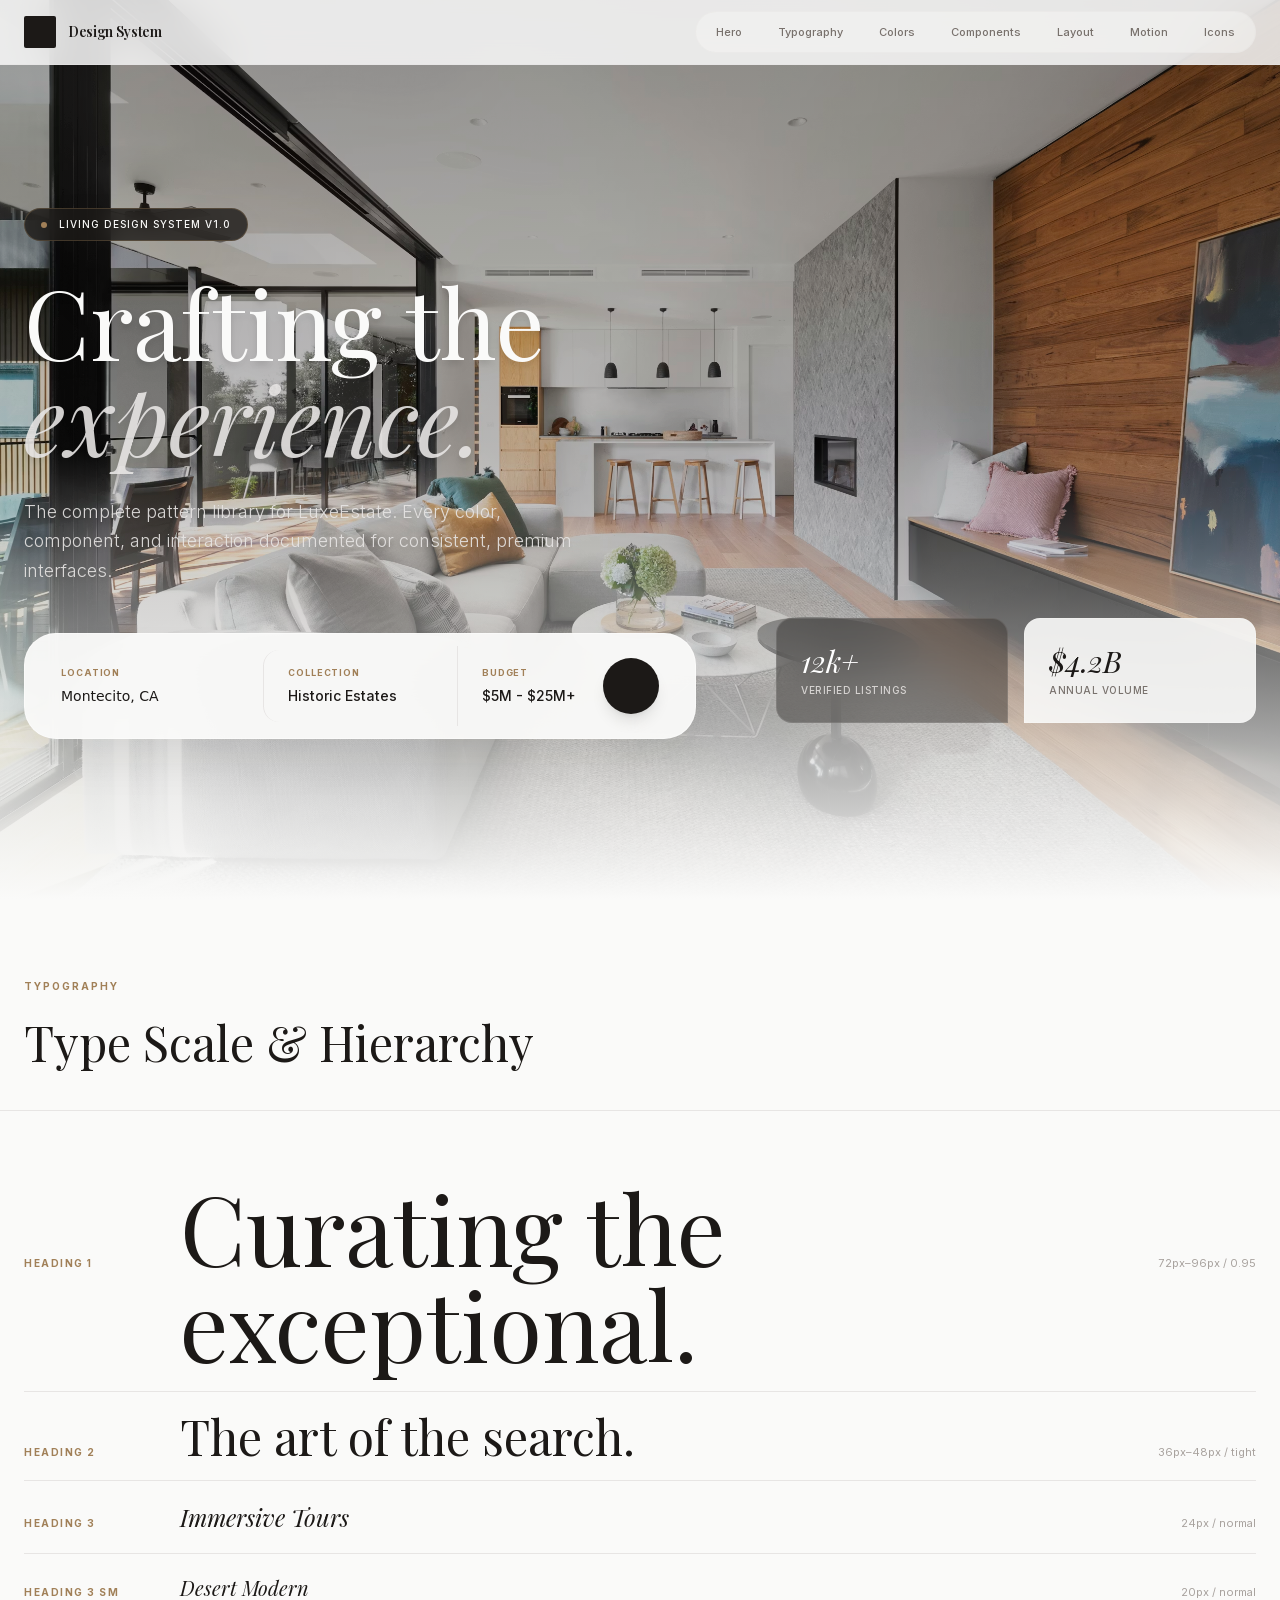
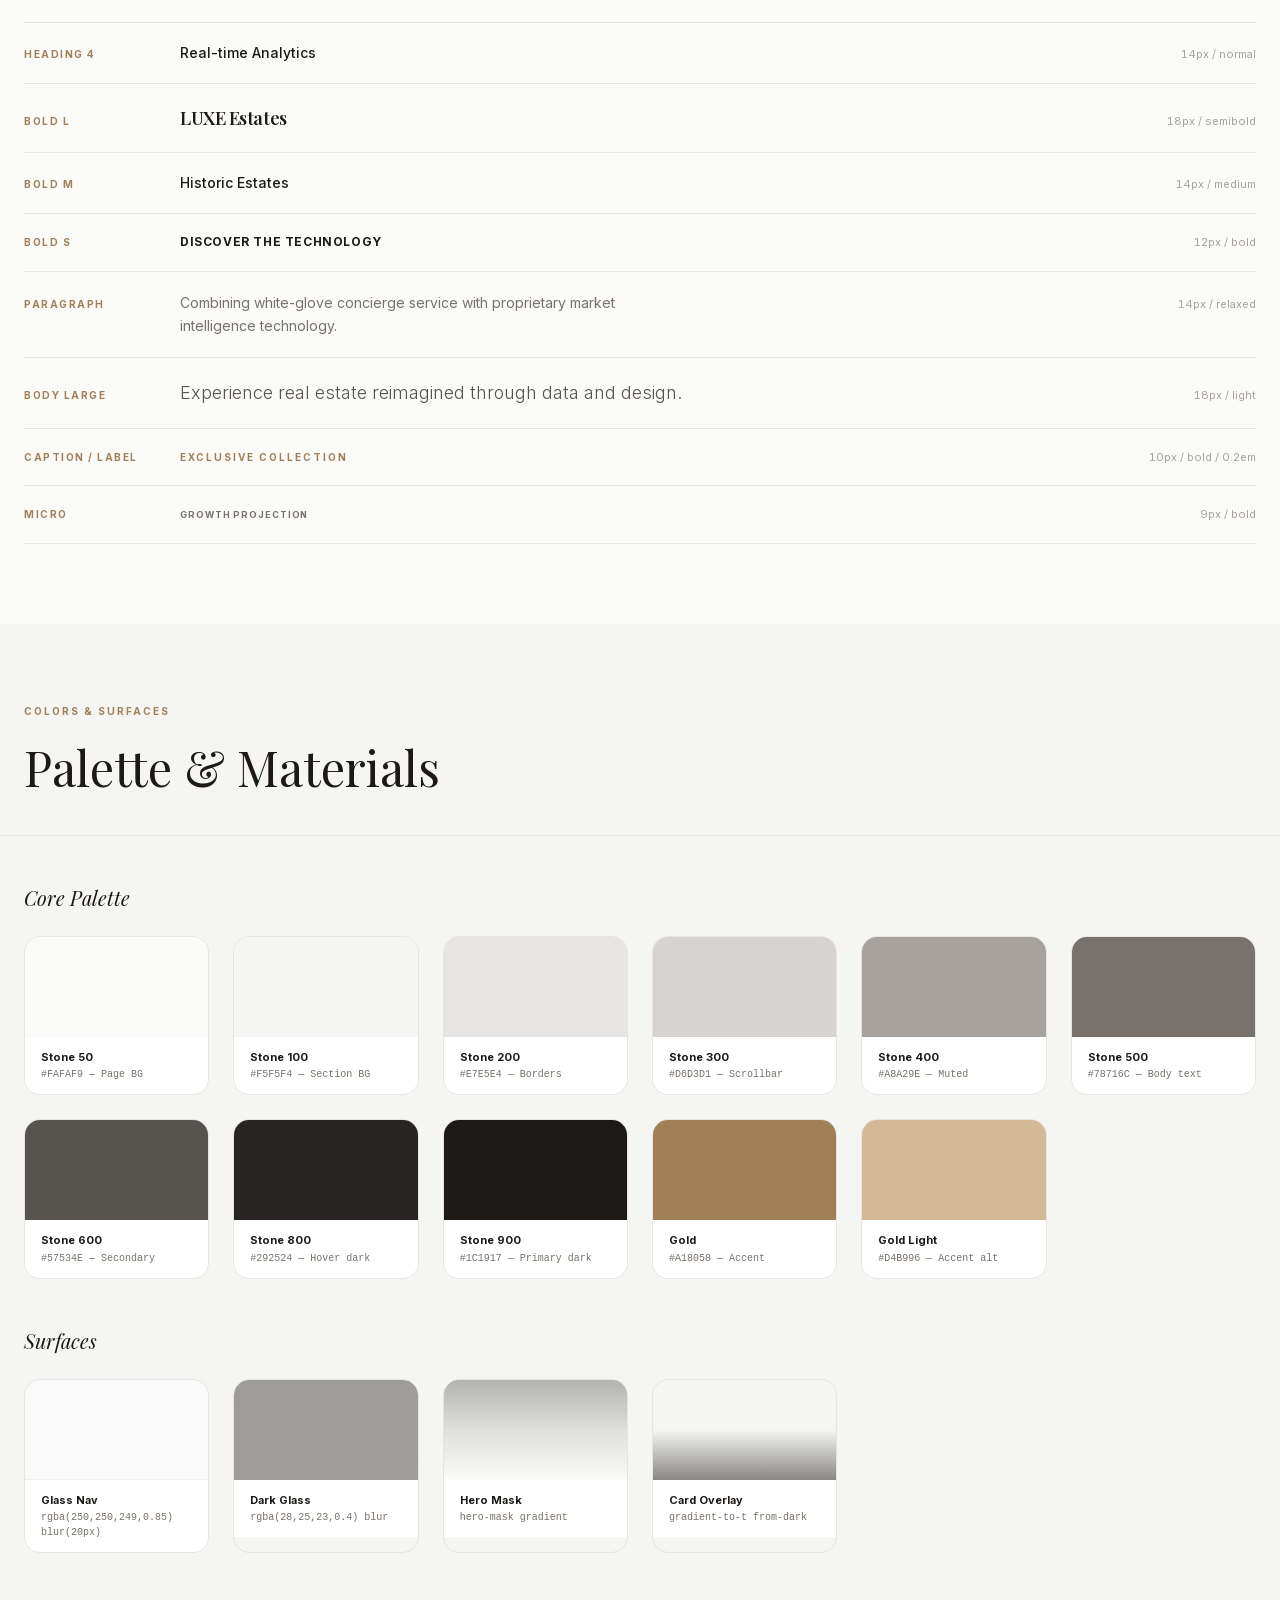
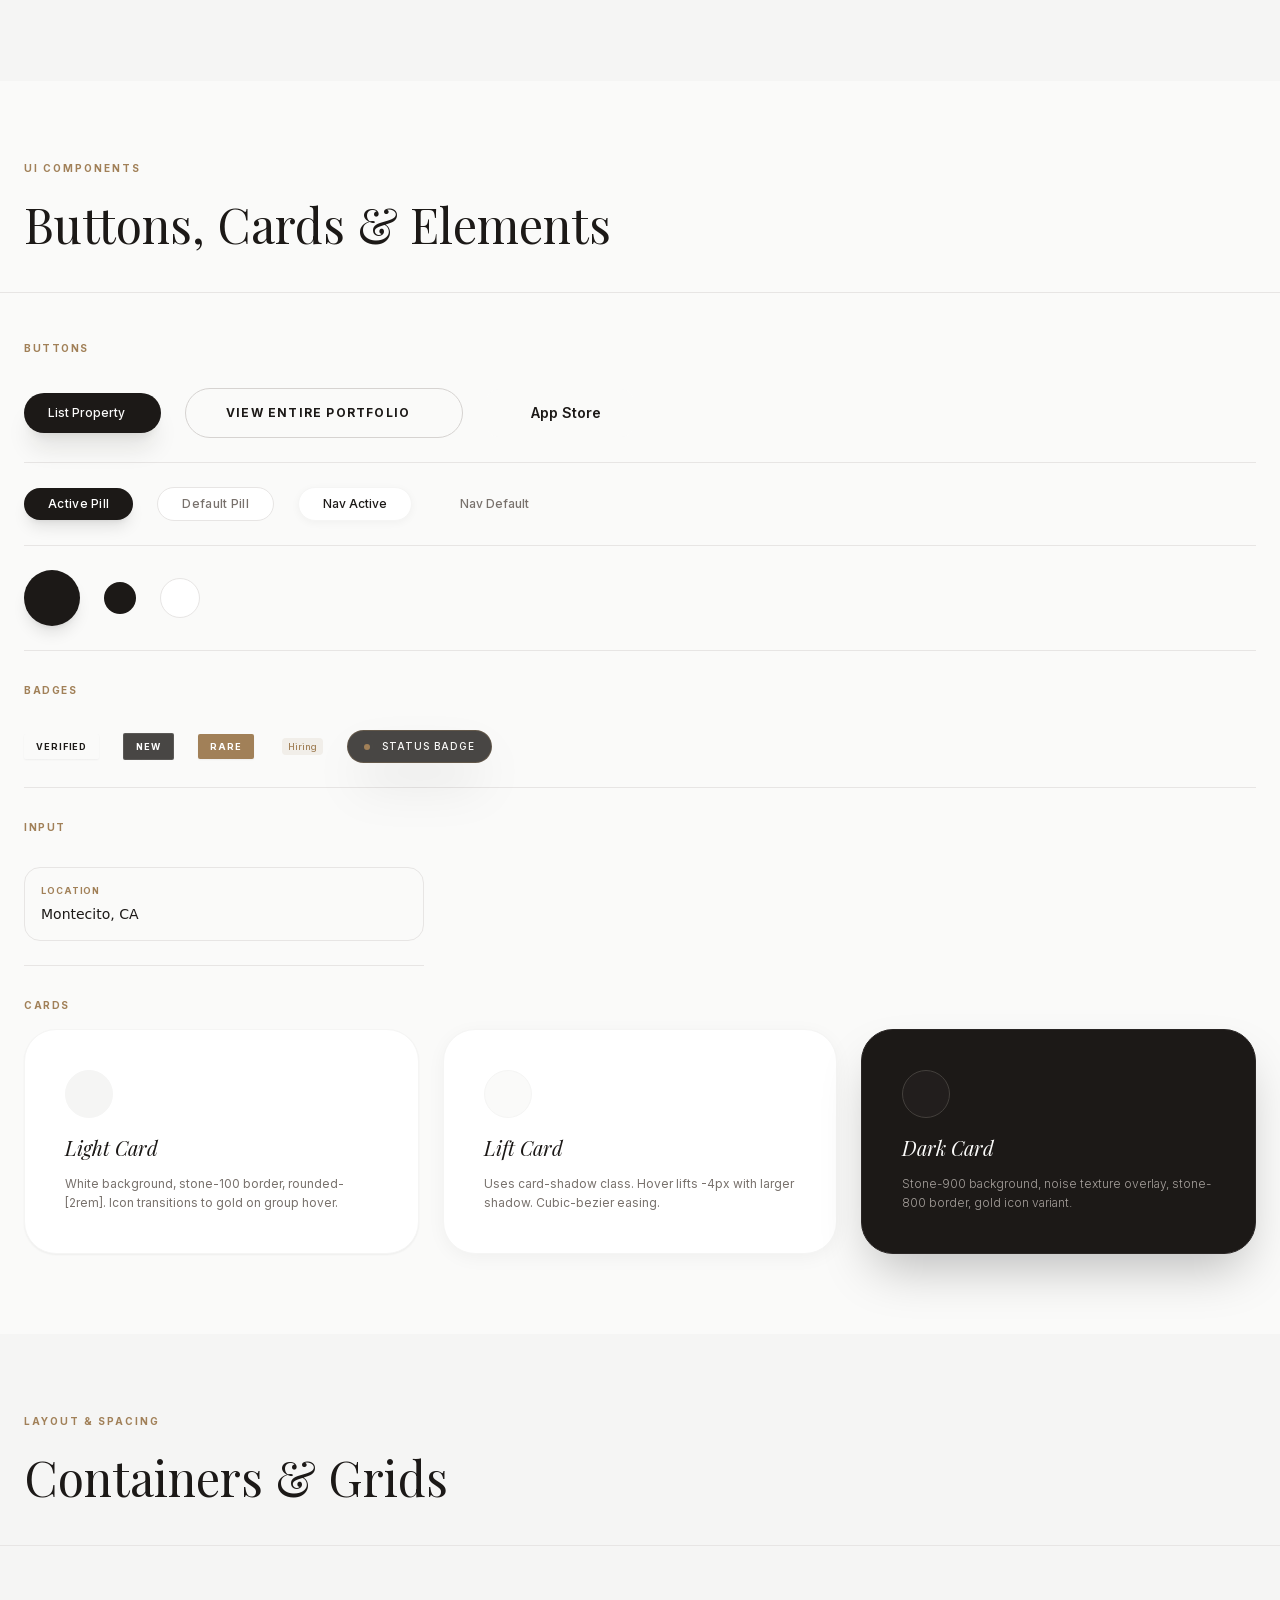
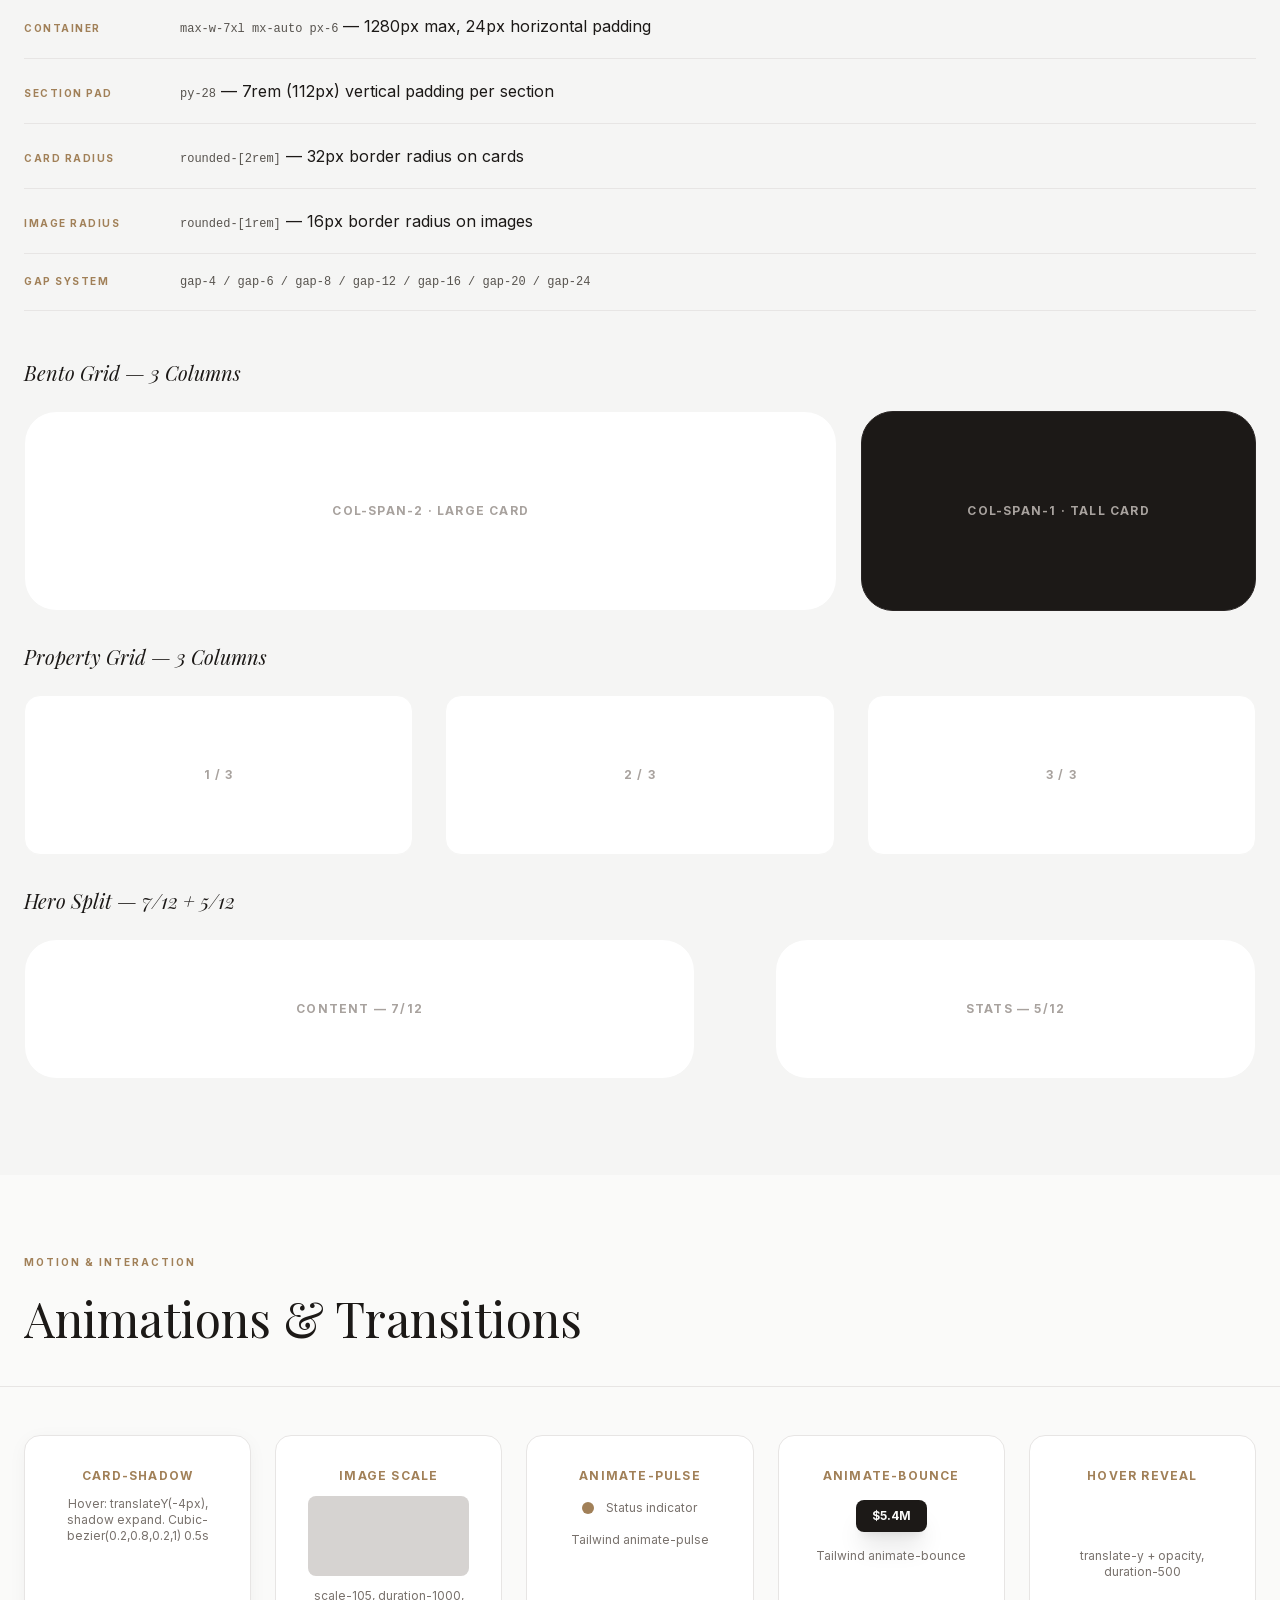
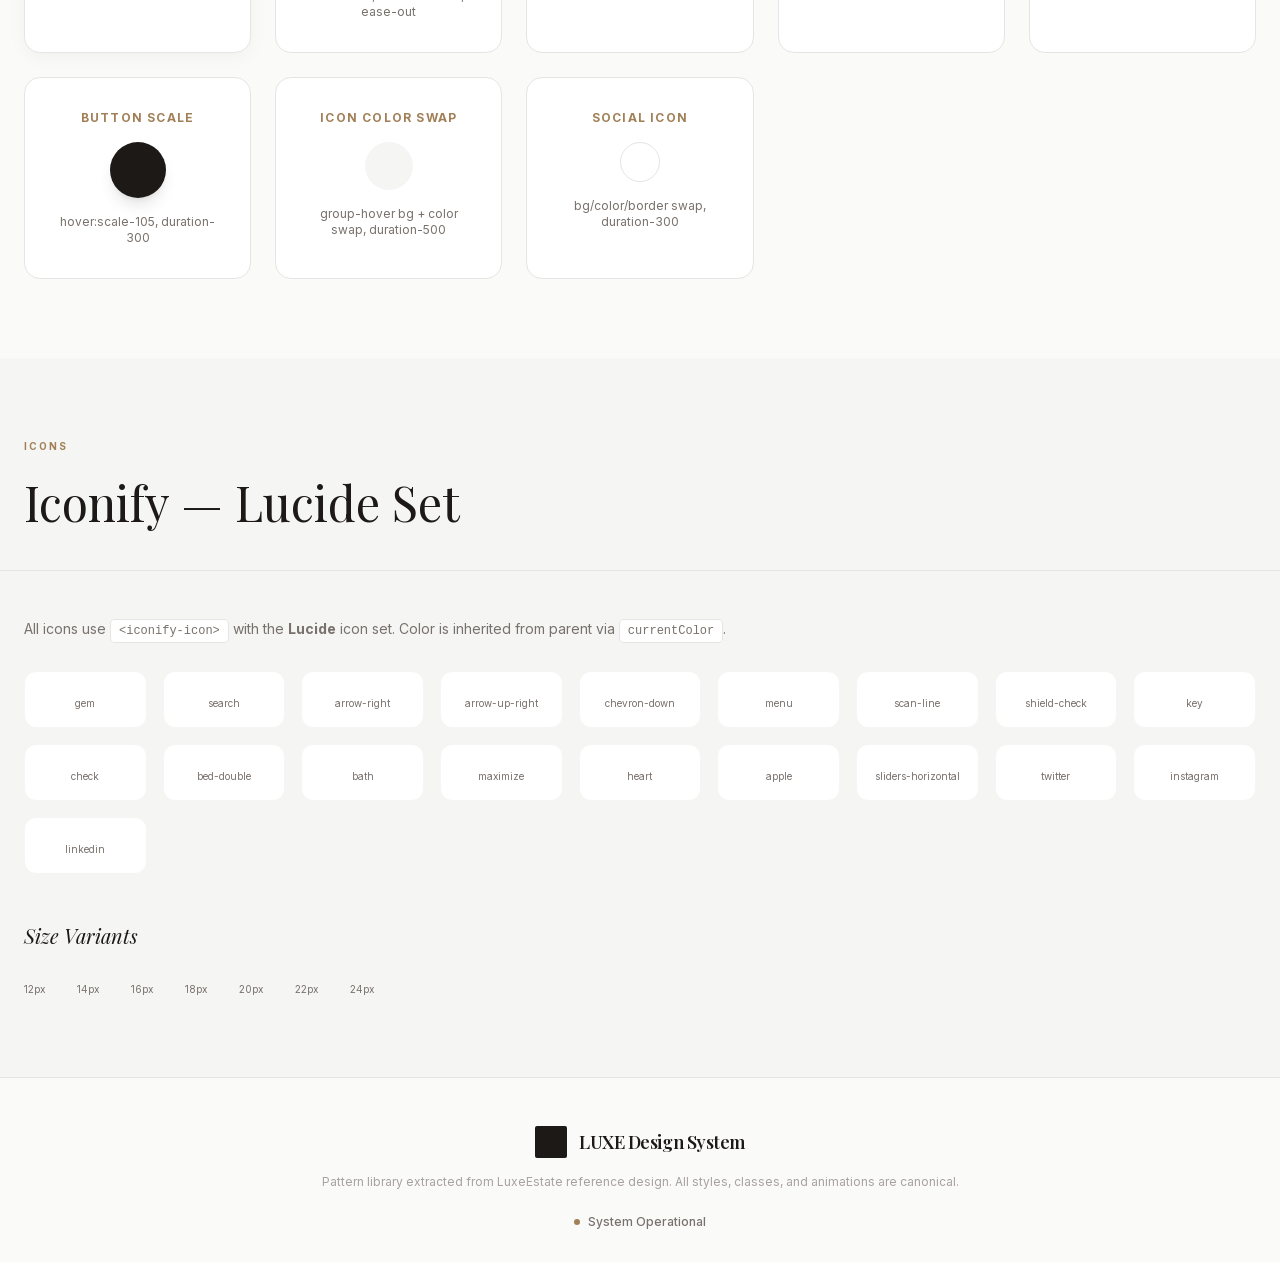
<file: design-system.html>
<html class="scroll-smooth" lang="en"><head>
<meta charset="utf-8"/>
<meta content="width=device-width, initial-scale=1.0" name="viewport"/>
<title>LuxeEstate — Design System</title>
<script src="assets/resource_3fa48481346f.es"></script>
<script src="assets/iconify-icon_e19829e7f0e8.js"></script>
<link href="assets/css2_6d9d9b3cf76c.css" rel="stylesheet"/>
<style>
body {
font-family: 'Inter', sans-serif;
background-color: #FAFAF9;
color: #1C1917;
}
h1, h2, h3, .serif {
font-family: 'Playfair Display', serif;
}
::-webkit-scrollbar { width: 6px; }
::-webkit-scrollbar-track { background: #FAFAF9; }
::-webkit-scrollbar-thumb { background: #D6D3D1; border-radius: 3px; }
::-webkit-scrollbar-thumb:hover { background: #A8A29E; }
.glass-nav {
background: rgba(250, 250, 249, 0.85);
backdrop-filter: blur(20px);
-webkit-backdrop-filter: blur(20px);
}
.hero-mask {
background: linear-gradient(180deg, rgba(28,25,23,0.3) 0%, rgba(28,25,23,0.1) 50%, rgba(250,250,249,1) 100%);
}
.card-shadow {
box-shadow: 0 4px 20px -2px rgba(28, 25, 23, 0.05);
transition: all 0.5s cubic-bezier(0.2, 0.8, 0.2, 1);
}
.card-shadow:hover {
box-shadow: 0 20px 40px -4px rgba(28, 25, 23, 0.08);
transform: translateY(-4px);
}
.text-gold { color: #A18058; }

/* === Design System Specific === */
.ds-section { padding: 5rem 0; }
.ds-section:nth-child(even) { background-color: #F5F5F4; }
.ds-section-header { max-width: 1280px; margin: 0 auto; padding: 0 1.5rem 2rem; border-bottom: 1px solid #E7E5E4; margin-bottom: 3rem; }
.ds-section-header span { color: #A18058; font-weight: 700; letter-spacing: 0.2em; font-size: 10px; text-transform: uppercase; display: block; margin-bottom: 0.75rem; }
.ds-section-header h2 { font-size: clamp(2rem, 4vw, 3rem); color: #1C1917; }
.ds-grid { max-width: 1280px; margin: 0 auto; padding: 0 1.5rem; }
.ds-row { display: flex; align-items: baseline; justify-content: space-between; padding: 1.25rem 0; border-bottom: 1px solid #E7E5E4; gap: 1rem; }
.ds-label { flex-shrink: 0; width: 140px; font-size: 10px; font-weight: 700; text-transform: uppercase; letter-spacing: 0.15em; color: #A18058; }
.ds-preview { flex: 1; min-width: 0; }
.ds-spec { flex-shrink: 0; text-align: right; font-size: 11px; color: #A8A29E; font-family: 'Inter', monospace; font-variant-numeric: tabular-nums; }
.ds-swatch-grid { display: grid; grid-template-columns: repeat(auto-fill, minmax(180px, 1fr)); gap: 1.5rem; }
.ds-swatch { border-radius: 1rem; overflow: hidden; border: 1px solid #E7E5E4; }
.ds-swatch-color { height: 100px; }
.ds-swatch-info { padding: 0.75rem 1rem; background: white; font-size: 11px; }
.ds-swatch-info strong { display: block; color: #1C1917; margin-bottom: 2px; }
.ds-swatch-info code { color: #78716C; font-size: 10px; }
.ds-component-row { display: flex; flex-wrap: wrap; align-items: center; gap: 1.5rem; padding: 1.5rem 0; border-bottom: 1px solid #E7E5E4; }
.ds-component-label { width: 100%; font-size: 10px; font-weight: 700; text-transform: uppercase; letter-spacing: 0.15em; color: #A18058; margin-bottom: 0.5rem; }
.ds-motion-card { background: white; border: 1px solid #E7E5E4; border-radius: 1rem; padding: 2rem; text-align: center; }
.ds-motion-card:hover .ds-motion-demo { animation-play-state: running; }
.ds-nav-link { padding: 0.5rem 1rem; border-radius: 9999px; font-size: 11px; font-weight: 500; color: #78716C; text-decoration: none; white-space: nowrap; transition: all 0.2s; }
.ds-nav-link:hover { color: #1C1917; background: white; }
</style>
</head>
<body class="antialiased selection:bg-[#A18058] selection:text-white">

<!-- ====== DS TOP NAV ====== -->
<nav class="fixed top-0 w-full z-50 glass-nav border-b border-stone-200/60" style="transition:all .3s">
<div class="max-w-7xl mx-auto px-6 h-16 flex items-center justify-between gap-4">
<div class="flex items-center gap-3">
<div class="w-8 h-8 bg-[#1C1917] rounded-sm flex items-center justify-center text-white">
<iconify-icon icon="lucide:gem" stroke-width="1.5" width="14"></iconify-icon>
</div>
<span class="text-sm font-semibold tracking-tight text-stone-900 serif">Design System</span>
</div>
<div class="flex items-center gap-1 overflow-x-auto bg-stone-100/50 p-1 rounded-full border border-stone-200/50">
<a class="ds-nav-link" href="#hero">Hero</a>
<a class="ds-nav-link" href="#typography">Typography</a>
<a class="ds-nav-link" href="#colors">Colors</a>
<a class="ds-nav-link" href="#components">Components</a>
<a class="ds-nav-link" href="#layout">Layout</a>
<a class="ds-nav-link" href="#motion">Motion</a>
<a class="ds-nav-link" href="#icons">Icons</a>
</div>
</div>
</nav>

<!-- ============================================================ -->
<!-- 0) HERO — Exact Clone, Text Adapted                          -->
<!-- ============================================================ -->
<div id="hero">
<header class="relative pt-36 pb-32 lg:pt-52 lg:pb-40 overflow-hidden">
<div class="absolute inset-0 z-0">
<img alt="Luxury Home" class="w-full h-full object-cover" src="assets/photo-1600607687939-ce8a6c2511_2241ca6d46a4.avif"/>
<div class="absolute inset-0 bg-[#3f3b35]/20 mix-blend-multiply"></div>
<div class="absolute inset-0 hero-mask"></div>
</div>
<div class="relative z-10 max-w-7xl mx-auto px-6">
<div class="flex flex-col lg:flex-row items-end gap-12 lg:gap-20">
<div class="lg:w-7/12">
<div class="inline-flex items-center gap-3 px-4 py-2 rounded-full bg-[#1C1917]/80 backdrop-blur-md border border-[#A18058]/30 text-[#FAFAF9] text-[10px] font-medium tracking-widest uppercase mb-8 shadow-2xl">
<span class="w-1.5 h-1.5 rounded-full bg-[#A18058] animate-pulse"></span>
                        Living Design System v1.0
                    </div>
<h1 class="text-6xl md:text-7xl lg:text-8xl text-stone-50 mb-8 leading-[0.95] drop-shadow-lg">
                        Crafting the <br/>
<span class="italic font-light opacity-90 text-stone-200">experience.</span>
</h1>
<p class="text-stone-200 text-lg font-light mb-12 max-w-xl leading-relaxed opacity-90 drop-shadow-md">
                        The complete pattern library for LuxeEstate. Every color, component, and interaction documented for consistent, premium interfaces.
                    </p>
<div class="bg-[#FAFAF9]/95 p-3 rounded-[2rem] shadow-2xl shadow-[#1C1917]/10 max-w-2xl border border-white/40 backdrop-blur-xl">
<div class="flex flex-col md:flex-row items-center divide-y md:divide-y-0 md:divide-x divide-stone-200">
<div class="w-full md:w-[35%] px-6 py-4 group cursor-pointer hover:bg-white rounded-2xl transition-colors">
<label class="block text-[9px] font-bold text-[#A18058] uppercase tracking-widest mb-1.5">Location</label>
<div class="flex items-center justify-between">
<input class="w-full bg-transparent border-none outline-none text-stone-900 text-sm font-medium placeholder-stone-400 cursor-pointer group-hover:bg-transparent font-sans" type="text" value="Montecito, CA"/>
</div>
</div>
<div class="w-full md:w-[30%] px-6 py-4 group cursor-pointer hover:bg-white rounded-2xl transition-colors">
<label class="block text-[9px] font-bold text-[#A18058] uppercase tracking-widest mb-1.5">Collection</label>
<div class="flex items-center justify-between">
<span class="text-sm font-medium text-stone-900">Historic Estates</span>
<iconify-icon class="text-stone-400" icon="lucide:chevron-down" width="14"></iconify-icon>
</div>
</div>
<div class="w-full md:w-[35%] px-6 py-3 flex items-center gap-3">
<div class="flex-1 group cursor-pointer hover:bg-white rounded-2xl transition-colors -ml-4 pl-4 py-1">
<label class="block text-[9px] font-bold text-[#A18058] uppercase tracking-widest mb-1.5">Budget</label>
<span class="text-sm font-medium text-stone-900">$5M - $25M+</span>
</div>
<button class="w-14 h-14 bg-[#1C1917] rounded-full flex items-center justify-center text-[#A18058] hover:bg-[#292524] transition-colors shadow-lg hover:scale-105 duration-300">
<iconify-icon icon="lucide:search" width="20"></iconify-icon>
</button>
</div>
</div>
</div>
</div>
<div class="hidden lg:block lg:w-5/12 pb-4">
<div class="grid grid-cols-2 gap-4">
<div class="bg-[#1C1917]/40 backdrop-blur-xl border border-white/10 p-6 rounded-t-2xl rounded-bl-2xl text-white">
<div class="text-3xl font-normal serif italic mb-1">12k+</div>
<div class="text-[10px] text-stone-300 font-medium uppercase tracking-wider">Verified Listings</div>
</div>
<div class="bg-[#FAFAF9]/90 backdrop-blur-xl border border-white/20 p-6 rounded-t-2xl rounded-br-2xl text-stone-900">
<div class="text-3xl font-normal serif italic mb-1">$4.2B</div>
<div class="text-[10px] text-stone-500 font-medium uppercase tracking-wider">Annual Volume</div>
</div>
</div>
</div>
</div>
</div>
</header>
</div>

<!-- ============================================================ -->
<!-- 1) TYPOGRAPHY                                                 -->
<!-- ============================================================ -->
<section id="typography" class="ds-section">
<div class="ds-section-header">
<span>Typography</span>
<h2 class="serif">Type Scale &amp; Hierarchy</h2>
</div>
<div class="ds-grid">

<div class="ds-row">
<div class="ds-label">Heading 1</div>
<div class="ds-preview"><h1 class="text-6xl md:text-7xl lg:text-8xl text-stone-900 leading-[0.95]">Curating the exceptional.</h1></div>
<div class="ds-spec">72px–96px / 0.95</div>
</div>

<div class="ds-row">
<div class="ds-label">Heading 2</div>
<div class="ds-preview"><h2 class="text-4xl md:text-5xl text-stone-900 serif leading-tight">The art of the search.</h2></div>
<div class="ds-spec">36px–48px / tight</div>
</div>

<div class="ds-row">
<div class="ds-label">Heading 3</div>
<div class="ds-preview"><h3 class="text-2xl text-stone-900 serif italic">Immersive Tours</h3></div>
<div class="ds-spec">24px / normal</div>
</div>

<div class="ds-row">
<div class="ds-label">Heading 3 SM</div>
<div class="ds-preview"><h3 class="text-xl text-stone-900 serif italic">Desert Modern</h3></div>
<div class="ds-spec">20px / normal</div>
</div>

<div class="ds-row">
<div class="ds-label">Heading 4</div>
<div class="ds-preview"><h4 class="text-stone-200 text-sm font-medium" style="color:#1C1917">Real-time Analytics</h4></div>
<div class="ds-spec">14px / normal</div>
</div>

<div class="ds-row">
<div class="ds-label">Bold L</div>
<div class="ds-preview"><span class="text-lg font-semibold tracking-tight text-stone-900 serif">LUXE Estates</span></div>
<div class="ds-spec">18px / semibold</div>
</div>

<div class="ds-row">
<div class="ds-label">Bold M</div>
<div class="ds-preview"><span class="text-sm font-medium text-stone-900">Historic Estates</span></div>
<div class="ds-spec">14px / medium</div>
</div>

<div class="ds-row">
<div class="ds-label">Bold S</div>
<div class="ds-preview"><span class="text-xs font-bold uppercase tracking-wider text-stone-900">Discover the technology</span></div>
<div class="ds-spec">12px / bold</div>
</div>

<div class="ds-row">
<div class="ds-label">Paragraph</div>
<div class="ds-preview"><p class="text-stone-500 text-sm leading-relaxed max-w-md">Combining white-glove concierge service with proprietary market intelligence technology.</p></div>
<div class="ds-spec">14px / relaxed</div>
</div>

<div class="ds-row">
<div class="ds-label">Body Large</div>
<div class="ds-preview"><p class="text-stone-200 text-lg font-light leading-relaxed" style="color:#57534E">Experience real estate reimagined through data and design.</p></div>
<div class="ds-spec">18px / light</div>
</div>

<div class="ds-row">
<div class="ds-label">Caption / Label</div>
<div class="ds-preview"><span class="text-[10px] font-bold text-[#A18058] uppercase tracking-[0.2em]">Exclusive Collection</span></div>
<div class="ds-spec">10px / bold / 0.2em</div>
</div>

<div class="ds-row">
<div class="ds-label">Micro</div>
<div class="ds-preview"><span class="text-[9px] font-bold uppercase tracking-widest text-stone-500">Growth Projection</span></div>
<div class="ds-spec">9px / bold</div>
</div>

</div>
</section>

<!-- ============================================================ -->
<!-- 2) COLORS & SURFACES                                          -->
<!-- ============================================================ -->
<section id="colors" class="ds-section" style="background:#F5F5F4">
<div class="ds-section-header">
<span>Colors &amp; Surfaces</span>
<h2 class="serif">Palette &amp; Materials</h2>
</div>
<div class="ds-grid">

<h3 class="text-xl text-stone-900 serif italic mb-6">Core Palette</h3>
<div class="ds-swatch-grid" style="margin-bottom:3rem">
<div class="ds-swatch"><div class="ds-swatch-color" style="background:#FAFAF9"></div><div class="ds-swatch-info"><strong>Stone 50</strong><code>#FAFAF9 — Page BG</code></div></div>
<div class="ds-swatch"><div class="ds-swatch-color" style="background:#F5F5F4"></div><div class="ds-swatch-info"><strong>Stone 100</strong><code>#F5F5F4 — Section BG</code></div></div>
<div class="ds-swatch"><div class="ds-swatch-color" style="background:#E7E5E4"></div><div class="ds-swatch-info"><strong>Stone 200</strong><code>#E7E5E4 — Borders</code></div></div>
<div class="ds-swatch"><div class="ds-swatch-color" style="background:#D6D3D1"></div><div class="ds-swatch-info"><strong>Stone 300</strong><code>#D6D3D1 — Scrollbar</code></div></div>
<div class="ds-swatch"><div class="ds-swatch-color" style="background:#A8A29E"></div><div class="ds-swatch-info"><strong>Stone 400</strong><code>#A8A29E — Muted</code></div></div>
<div class="ds-swatch"><div class="ds-swatch-color" style="background:#78716C"></div><div class="ds-swatch-info"><strong>Stone 500</strong><code>#78716C — Body text</code></div></div>
<div class="ds-swatch"><div class="ds-swatch-color" style="background:#57534E"></div><div class="ds-swatch-info"><strong>Stone 600</strong><code>#57534E — Secondary</code></div></div>
<div class="ds-swatch"><div class="ds-swatch-color" style="background:#292524"></div><div class="ds-swatch-info"><strong>Stone 800</strong><code>#292524 — Hover dark</code></div></div>
<div class="ds-swatch"><div class="ds-swatch-color" style="background:#1C1917"></div><div class="ds-swatch-info"><strong>Stone 900</strong><code>#1C1917 — Primary dark</code></div></div>
<div class="ds-swatch"><div class="ds-swatch-color" style="background:#A18058"></div><div class="ds-swatch-info"><strong>Gold</strong><code>#A18058 — Accent</code></div></div>
<div class="ds-swatch"><div class="ds-swatch-color" style="background:#D4B996"></div><div class="ds-swatch-info"><strong>Gold Light</strong><code>#D4B996 — Accent alt</code></div></div>
</div>

<h3 class="text-xl text-stone-900 serif italic mb-6">Surfaces</h3>
<div class="ds-swatch-grid" style="margin-bottom:3rem">
<div class="ds-swatch"><div class="ds-swatch-color glass-nav border-b border-stone-200/60" style="height:100px"></div><div class="ds-swatch-info"><strong>Glass Nav</strong><code>rgba(250,250,249,0.85) blur(20px)</code></div></div>
<div class="ds-swatch"><div class="ds-swatch-color" style="background:rgba(28,25,23,0.4);backdrop-filter:blur(20px);height:100px"></div><div class="ds-swatch-info"><strong>Dark Glass</strong><code>rgba(28,25,23,0.4) blur</code></div></div>
<div class="ds-swatch"><div class="ds-swatch-color" style="background:linear-gradient(180deg, rgba(28,25,23,0.3) 0%, rgba(28,25,23,0.1) 50%, rgba(250,250,249,1) 100%);height:100px"></div><div class="ds-swatch-info"><strong>Hero Mask</strong><code>hero-mask gradient</code></div></div>
<div class="ds-swatch"><div class="ds-swatch-color" style="background:linear-gradient(to top, rgba(28,25,23,0.5), transparent, transparent);height:100px"></div><div class="ds-swatch-info"><strong>Card Overlay</strong><code>gradient-to-t from-dark</code></div></div>
</div>

</div>
</section>

<!-- ============================================================ -->
<!-- 3) UI COMPONENTS                                              -->
<!-- ============================================================ -->
<section id="components" class="ds-section">
<div class="ds-section-header">
<span>UI Components</span>
<h2 class="serif">Buttons, Cards &amp; Elements</h2>
</div>
<div class="ds-grid">

<!-- Buttons -->
<div class="ds-component-label">Buttons</div>
<div class="ds-component-row">
<a class="group bg-[#1C1917] hover:bg-[#292524] text-[#FAFAF9] text-xs font-medium py-3 px-6 rounded-full transition-all shadow-xl shadow-stone-900/10 flex items-center gap-3" href="#">
<span>List Property</span>
<iconify-icon class="group-hover:translate-x-1 transition-transform" icon="lucide:arrow-right" width="14"></iconify-icon>
</a>

<button class="bg-transparent border border-stone-300 text-stone-900 hover:bg-[#1C1917] hover:text-white hover:border-[#1C1917] px-10 py-4 rounded-full text-xs font-bold uppercase tracking-widest transition-all duration-300 inline-flex items-center gap-3">
View Entire Portfolio
<iconify-icon icon="lucide:arrow-right" width="14"></iconify-icon>
</button>

<button class="bg-[#FAFAF9] text-[#1C1917] px-8 py-3.5 rounded-xl text-sm font-semibold hover:bg-stone-200 transition-colors flex items-center gap-3">
<iconify-icon icon="lucide:apple" width="18"></iconify-icon>
App Store
</button>
</div>

<div class="ds-component-row">
<button class="px-6 py-2 bg-[#1C1917] text-white rounded-full text-xs font-medium tracking-wide shadow-lg">Active Pill</button>
<button class="px-6 py-2 bg-white border border-stone-200 text-stone-500 hover:text-stone-900 hover:border-stone-400 rounded-full text-xs font-medium tracking-wide transition-all whitespace-nowrap">Default Pill</button>
<a class="px-6 py-2 rounded-full bg-white shadow-[0_2px_8px_rgba(0,0,0,0.04)] text-xs font-medium text-stone-900 transition-all border border-stone-100" href="#">Nav Active</a>
<a class="px-6 py-2 rounded-full text-stone-500 hover:text-stone-900 text-xs font-medium transition-all" href="#">Nav Default</a>
</div>

<div class="ds-component-row">
<button class="w-14 h-14 bg-[#1C1917] rounded-full flex items-center justify-center text-[#A18058] hover:bg-[#292524] transition-colors shadow-lg hover:scale-105 duration-300">
<iconify-icon icon="lucide:search" width="20"></iconify-icon>
</button>
<button class="w-8 h-8 rounded-full bg-[#1C1917] text-[#FAFAF9] flex items-center justify-center hover:bg-[#A18058] transition-colors">
<iconify-icon icon="lucide:arrow-right" width="14"></iconify-icon>
</button>
<a class="w-10 h-10 rounded-full bg-white border border-stone-200 flex items-center justify-center text-stone-400 hover:bg-[#1C1917] hover:text-white hover:border-[#1C1917] transition-all duration-300" href="#">
<iconify-icon icon="lucide:twitter" width="16"></iconify-icon>
</a>
</div>

<!-- Badges -->
<div class="ds-component-label" style="margin-top:2rem">Badges</div>
<div class="ds-component-row">
<span class="bg-[#FAFAF9]/95 backdrop-blur-md px-3 py-1.5 rounded-sm text-[9px] font-bold text-stone-900 uppercase tracking-widest shadow-sm">Verified</span>
<span class="bg-[#1C1917]/80 backdrop-blur-md px-3 py-1.5 rounded-sm text-[9px] font-bold text-white uppercase tracking-widest border border-white/10">New</span>
<span class="bg-[#A18058] backdrop-blur-md px-3 py-1.5 rounded-sm text-[9px] font-bold text-white uppercase tracking-widest shadow-sm">Rare</span>
<span class="text-[9px] text-[#A18058] bg-[#A18058]/10 px-1.5 py-0.5 rounded ml-1 font-medium">Hiring</span>
<div class="inline-flex items-center gap-3 px-4 py-2 rounded-full bg-[#1C1917]/80 backdrop-blur-md border border-[#A18058]/30 text-[#FAFAF9] text-[10px] font-medium tracking-widest uppercase shadow-2xl">
<span class="w-1.5 h-1.5 rounded-full bg-[#A18058] animate-pulse"></span>
Status Badge
</div>
</div>

<!-- Input -->
<div class="ds-component-label" style="margin-top:2rem">Input</div>
<div class="ds-component-row" style="max-width:400px">
<div class="w-full group cursor-pointer hover:bg-white rounded-2xl transition-colors p-4 bg-[#FAFAF9] border border-stone-200 rounded-2xl">
<label class="block text-[9px] font-bold text-[#A18058] uppercase tracking-widest mb-1.5">Location</label>
<input class="w-full bg-transparent border-none outline-none text-stone-900 text-sm font-medium placeholder-stone-400 cursor-pointer font-sans" type="text" value="Montecito, CA"/>
</div>
</div>

<!-- Cards -->
<div class="ds-component-label" style="margin-top:2rem">Cards</div>
<div style="display:grid;grid-template-columns:repeat(auto-fit,minmax(280px,1fr));gap:1.5rem;margin-top:1rem">

<!-- Light Card -->
<div class="bg-white rounded-[2rem] p-10 border border-stone-100 shadow-sm hover:border-[#A18058]/30 transition-colors group">
<div class="w-12 h-12 rounded-full bg-[#F5F5F4] border border-stone-100 flex items-center justify-center text-stone-600 mb-4 group-hover:bg-[#A18058] group-hover:text-white transition-colors duration-500">
<iconify-icon icon="lucide:shield-check" width="22"></iconify-icon>
</div>
<div>
<h3 class="text-xl text-stone-900 mb-3 serif italic">Light Card</h3>
<p class="text-stone-500 text-xs leading-relaxed">White background, stone-100 border, rounded-[2rem]. Icon transitions to gold on group hover.</p>
</div>
</div>

<!-- Card Shadow -->
<div class="bg-white rounded-[2rem] p-10 border border-stone-100 card-shadow">
<div class="w-12 h-12 rounded-full bg-[#FAFAF9] border border-stone-100 flex items-center justify-center text-[#A18058] mb-4">
<iconify-icon icon="lucide:scan-line" width="22"></iconify-icon>
</div>
<div>
<h3 class="text-xl text-stone-900 mb-3 serif italic">Lift Card</h3>
<p class="text-stone-500 text-xs leading-relaxed">Uses card-shadow class. Hover lifts -4px with larger shadow. Cubic-bezier easing.</p>
</div>
</div>

<!-- Dark Card -->
<div class="bg-[#1C1917] rounded-[2rem] p-10 border border-stone-800 shadow-2xl relative overflow-hidden">
<div class="absolute inset-0 opacity-10 bg-[url('https://grainy-gradients.vercel.app/noise.svg')]"></div>
<div class="relative z-10">
<div class="w-12 h-12 rounded-full bg-stone-800/50 border border-stone-700 flex items-center justify-center text-[#D4B996] mb-4">
<iconify-icon icon="lucide:gem" width="22"></iconify-icon>
</div>
<h3 class="text-xl text-[#FAFAF9] mb-3 serif italic">Dark Card</h3>
<p class="text-stone-400 text-xs leading-relaxed font-light">Stone-900 background, noise texture overlay, stone-800 border, gold icon variant.</p>
</div>
</div>

</div>
</div>
</section>

<!-- ============================================================ -->
<!-- 4) LAYOUT & SPACING                                           -->
<!-- ============================================================ -->
<section id="layout" class="ds-section" style="background:#F5F5F4">
<div class="ds-section-header">
<span>Layout &amp; Spacing</span>
<h2 class="serif">Containers &amp; Grids</h2>
</div>
<div class="ds-grid">

<div class="ds-row"><div class="ds-label">Container</div><div class="ds-preview"><code class="text-xs text-stone-600">max-w-7xl mx-auto px-6</code> — 1280px max, 24px horizontal padding</div></div>
<div class="ds-row"><div class="ds-label">Section Pad</div><div class="ds-preview"><code class="text-xs text-stone-600">py-28</code> — 7rem (112px) vertical padding per section</div></div>
<div class="ds-row"><div class="ds-label">Card Radius</div><div class="ds-preview"><code class="text-xs text-stone-600">rounded-[2rem]</code> — 32px border radius on cards</div></div>
<div class="ds-row"><div class="ds-label">Image Radius</div><div class="ds-preview"><code class="text-xs text-stone-600">rounded-[1rem]</code> — 16px border radius on images</div></div>
<div class="ds-row"><div class="ds-label">Gap System</div><div class="ds-preview"><code class="text-xs text-stone-600">gap-4 / gap-6 / gap-8 / gap-12 / gap-16 / gap-20 / gap-24</code></div></div>

<!-- Bento Layout Demo -->
<h3 class="text-xl text-stone-900 serif italic mt-12 mb-6">Bento Grid — 3 Columns</h3>
<div class="grid grid-cols-1 md:grid-cols-3 gap-6" style="min-height:200px;margin-bottom:2rem">
<div class="md:col-span-2 bg-white rounded-[2rem] p-8 border border-stone-100 flex items-center justify-center text-stone-400 text-xs font-bold uppercase tracking-widest">col-span-2 · Large Card</div>
<div class="md:col-span-1 bg-[#1C1917] rounded-[2rem] p-8 border border-stone-800 flex items-center justify-center text-stone-400 text-xs font-bold uppercase tracking-widest">col-span-1 · Tall Card</div>
</div>

<!-- 3-col Grid Demo -->
<h3 class="text-xl text-stone-900 serif italic mt-8 mb-6">Property Grid — 3 Columns</h3>
<div class="grid grid-cols-1 md:grid-cols-2 lg:grid-cols-3 gap-x-8 gap-y-12" style="margin-bottom:2rem">
<div class="bg-white rounded-[1rem] p-6 border border-stone-100 flex items-center justify-center text-stone-400 text-xs font-bold uppercase tracking-widest" style="height:160px;">1 / 3</div>
<div class="bg-white rounded-[1rem] p-6 border border-stone-100 flex items-center justify-center text-stone-400 text-xs font-bold uppercase tracking-widest" style="height:160px;">2 / 3</div>
<div class="bg-white rounded-[1rem] p-6 border border-stone-100 flex items-center justify-center text-stone-400 text-xs font-bold uppercase tracking-widest" style="height:160px;">3 / 3</div>
</div>

<!-- Hero Split -->
<h3 class="text-xl text-stone-900 serif italic mt-8 mb-6">Hero Split — 7/12 + 5/12</h3>
<div class="flex flex-col lg:flex-row items-end gap-12 lg:gap-20 mb-4">
<div class="lg:w-7/12 bg-white rounded-[2rem] p-8 border border-stone-100 flex items-center justify-center text-stone-400 text-xs font-bold uppercase tracking-widest" style="height:140px">Content — 7/12</div>
<div class="lg:w-5/12 bg-white rounded-[2rem] p-8 border border-stone-100 flex items-center justify-center text-stone-400 text-xs font-bold uppercase tracking-widest" style="height:140px">Stats — 5/12</div>
</div>

</div>
</section>

<!-- ============================================================ -->
<!-- 5) MOTION & INTERACTION                                       -->
<!-- ============================================================ -->
<section id="motion" class="ds-section">
<div class="ds-section-header">
<span>Motion &amp; Interaction</span>
<h2 class="serif">Animations &amp; Transitions</h2>
</div>
<div class="ds-grid">
<div style="display:grid;grid-template-columns:repeat(auto-fill,minmax(220px,1fr));gap:1.5rem">

<!-- card-shadow -->
<div class="ds-motion-card card-shadow">
<div class="text-xs font-bold uppercase tracking-widest text-[#A18058] mb-3">card-shadow</div>
<p class="text-stone-500 text-xs">Hover: translateY(-4px), shadow expand. Cubic-bezier(0.2,0.8,0.2,1) 0.5s</p>
</div>

<!-- scale-105 -->
<div class="ds-motion-card group cursor-pointer">
<div class="text-xs font-bold uppercase tracking-widest text-[#A18058] mb-3">Image Scale</div>
<div class="w-full h-20 rounded-lg overflow-hidden mb-3">
<div class="w-full h-full bg-stone-300 group-hover:scale-105 transition-transform duration-1000 ease-out"></div>
</div>
<p class="text-stone-500 text-xs">scale-105, duration-1000, ease-out</p>
</div>

<!-- animate-pulse -->
<div class="ds-motion-card">
<div class="text-xs font-bold uppercase tracking-widest text-[#A18058] mb-3">animate-pulse</div>
<div class="flex items-center gap-3 justify-center my-4">
<span class="w-3 h-3 rounded-full bg-[#A18058] animate-pulse"></span>
<span class="text-xs text-stone-500">Status indicator</span>
</div>
<p class="text-stone-500 text-xs">Tailwind animate-pulse</p>
</div>

<!-- animate-bounce -->
<div class="ds-motion-card">
<div class="text-xs font-bold uppercase tracking-widest text-[#A18058] mb-3">animate-bounce</div>
<div class="flex justify-center my-4">
<div class="bg-[#1C1917] text-[#FAFAF9] px-4 py-2 rounded-lg text-xs font-bold shadow-xl animate-bounce">$5.4M</div>
</div>
<p class="text-stone-500 text-xs">Tailwind animate-bounce</p>
</div>

<!-- hover translate -->
<div class="ds-motion-card group cursor-pointer">
<div class="text-xs font-bold uppercase tracking-widest text-[#A18058] mb-3">Hover Reveal</div>
<div class="flex justify-center my-4">
<div class="translate-y-2 opacity-0 group-hover:translate-y-0 group-hover:opacity-100 transition-all duration-500">
<div class="bg-[#1C1917] text-[#FAFAF9] px-4 py-2 rounded-full text-xs font-medium shadow-xl flex items-center gap-2">
View Details <iconify-icon icon="lucide:arrow-right" width="10"></iconify-icon>
</div>
</div>
</div>
<p class="text-stone-500 text-xs">translate-y + opacity, duration-500</p>
</div>

<!-- hover:scale-105 button -->
<div class="ds-motion-card">
<div class="text-xs font-bold uppercase tracking-widest text-[#A18058] mb-3">Button Scale</div>
<div class="flex justify-center my-4">
<button class="w-14 h-14 bg-[#1C1917] rounded-full flex items-center justify-center text-[#A18058] hover:bg-[#292524] transition-colors shadow-lg hover:scale-105 duration-300">
<iconify-icon icon="lucide:search" width="20"></iconify-icon>
</button>
</div>
<p class="text-stone-500 text-xs">hover:scale-105, duration-300</p>
</div>

<!-- icon-group color transition -->
<div class="ds-motion-card group cursor-pointer">
<div class="text-xs font-bold uppercase tracking-widest text-[#A18058] mb-3">Icon Color Swap</div>
<div class="flex justify-center my-4">
<div class="w-12 h-12 rounded-full bg-[#F5F5F4] border border-stone-100 flex items-center justify-center text-stone-600 group-hover:bg-[#A18058] group-hover:text-white transition-colors duration-500">
<iconify-icon icon="lucide:key" width="22"></iconify-icon>
</div>
</div>
<p class="text-stone-500 text-xs">group-hover bg + color swap, duration-500</p>
</div>

<!-- social icon hover -->
<div class="ds-motion-card">
<div class="text-xs font-bold uppercase tracking-widest text-[#A18058] mb-3">Social Icon</div>
<div class="flex justify-center gap-3 my-4">
<a class="w-10 h-10 rounded-full bg-white border border-stone-200 flex items-center justify-center text-stone-400 hover:bg-[#1C1917] hover:text-white hover:border-[#1C1917] transition-all duration-300" href="#">
<iconify-icon icon="lucide:instagram" width="16"></iconify-icon>
</a>
</div>
<p class="text-stone-500 text-xs">bg/color/border swap, duration-300</p>
</div>

</div>
</div>
</section>

<!-- ============================================================ -->
<!-- 6) ICONS                                                      -->
<!-- ============================================================ -->
<section id="icons" class="ds-section" style="background:#F5F5F4">
<div class="ds-section-header">
<span>Icons</span>
<h2 class="serif">Iconify — Lucide Set</h2>
</div>
<div class="ds-grid">
<p class="text-stone-500 text-sm mb-8">All icons use <code class="text-xs bg-white px-2 py-1 rounded border border-stone-200">&lt;iconify-icon&gt;</code> with the <strong>Lucide</strong> icon set. Color is inherited from parent via <code class="text-xs bg-white px-2 py-1 rounded border border-stone-200">currentColor</code>.</p>

<div style="display:grid;grid-template-columns:repeat(auto-fill,minmax(120px,1fr));gap:1rem">

<div class="bg-white rounded-xl p-4 border border-stone-100 flex flex-col items-center gap-2">
<iconify-icon icon="lucide:gem" width="24" class="text-stone-900"></iconify-icon>
<span class="text-[10px] text-stone-500">gem</span>
</div>
<div class="bg-white rounded-xl p-4 border border-stone-100 flex flex-col items-center gap-2">
<iconify-icon icon="lucide:search" width="24" class="text-stone-900"></iconify-icon>
<span class="text-[10px] text-stone-500">search</span>
</div>
<div class="bg-white rounded-xl p-4 border border-stone-100 flex flex-col items-center gap-2">
<iconify-icon icon="lucide:arrow-right" width="24" class="text-stone-900"></iconify-icon>
<span class="text-[10px] text-stone-500">arrow-right</span>
</div>
<div class="bg-white rounded-xl p-4 border border-stone-100 flex flex-col items-center gap-2">
<iconify-icon icon="lucide:arrow-up-right" width="24" class="text-stone-900"></iconify-icon>
<span class="text-[10px] text-stone-500">arrow-up-right</span>
</div>
<div class="bg-white rounded-xl p-4 border border-stone-100 flex flex-col items-center gap-2">
<iconify-icon icon="lucide:chevron-down" width="24" class="text-stone-900"></iconify-icon>
<span class="text-[10px] text-stone-500">chevron-down</span>
</div>
<div class="bg-white rounded-xl p-4 border border-stone-100 flex flex-col items-center gap-2">
<iconify-icon icon="lucide:menu" width="24" class="text-stone-900"></iconify-icon>
<span class="text-[10px] text-stone-500">menu</span>
</div>
<div class="bg-white rounded-xl p-4 border border-stone-100 flex flex-col items-center gap-2">
<iconify-icon icon="lucide:scan-line" width="24" class="text-stone-900"></iconify-icon>
<span class="text-[10px] text-stone-500">scan-line</span>
</div>
<div class="bg-white rounded-xl p-4 border border-stone-100 flex flex-col items-center gap-2">
<iconify-icon icon="lucide:shield-check" width="24" class="text-stone-900"></iconify-icon>
<span class="text-[10px] text-stone-500">shield-check</span>
</div>
<div class="bg-white rounded-xl p-4 border border-stone-100 flex flex-col items-center gap-2">
<iconify-icon icon="lucide:key" width="24" class="text-stone-900"></iconify-icon>
<span class="text-[10px] text-stone-500">key</span>
</div>
<div class="bg-white rounded-xl p-4 border border-stone-100 flex flex-col items-center gap-2">
<iconify-icon icon="lucide:check" width="24" class="text-stone-900"></iconify-icon>
<span class="text-[10px] text-stone-500">check</span>
</div>
<div class="bg-white rounded-xl p-4 border border-stone-100 flex flex-col items-center gap-2">
<iconify-icon icon="lucide:bed-double" width="24" class="text-stone-900"></iconify-icon>
<span class="text-[10px] text-stone-500">bed-double</span>
</div>
<div class="bg-white rounded-xl p-4 border border-stone-100 flex flex-col items-center gap-2">
<iconify-icon icon="lucide:bath" width="24" class="text-stone-900"></iconify-icon>
<span class="text-[10px] text-stone-500">bath</span>
</div>
<div class="bg-white rounded-xl p-4 border border-stone-100 flex flex-col items-center gap-2">
<iconify-icon icon="lucide:maximize" width="24" class="text-stone-900"></iconify-icon>
<span class="text-[10px] text-stone-500">maximize</span>
</div>
<div class="bg-white rounded-xl p-4 border border-stone-100 flex flex-col items-center gap-2">
<iconify-icon icon="lucide:heart" width="24" class="text-stone-900"></iconify-icon>
<span class="text-[10px] text-stone-500">heart</span>
</div>
<div class="bg-white rounded-xl p-4 border border-stone-100 flex flex-col items-center gap-2">
<iconify-icon icon="lucide:apple" width="24" class="text-stone-900"></iconify-icon>
<span class="text-[10px] text-stone-500">apple</span>
</div>
<div class="bg-white rounded-xl p-4 border border-stone-100 flex flex-col items-center gap-2">
<iconify-icon icon="lucide:sliders-horizontal" width="24" class="text-stone-900"></iconify-icon>
<span class="text-[10px] text-stone-500">sliders-horizontal</span>
</div>
<div class="bg-white rounded-xl p-4 border border-stone-100 flex flex-col items-center gap-2">
<iconify-icon icon="lucide:twitter" width="24" class="text-stone-900"></iconify-icon>
<span class="text-[10px] text-stone-500">twitter</span>
</div>
<div class="bg-white rounded-xl p-4 border border-stone-100 flex flex-col items-center gap-2">
<iconify-icon icon="lucide:instagram" width="24" class="text-stone-900"></iconify-icon>
<span class="text-[10px] text-stone-500">instagram</span>
</div>
<div class="bg-white rounded-xl p-4 border border-stone-100 flex flex-col items-center gap-2">
<iconify-icon icon="lucide:linkedin" width="24" class="text-stone-900"></iconify-icon>
<span class="text-[10px] text-stone-500">linkedin</span>
</div>
</div>

<!-- Size Variants -->
<h3 class="text-xl text-stone-900 serif italic mt-12 mb-6">Size Variants</h3>
<div class="flex items-end gap-8 flex-wrap">
<div class="flex flex-col items-center gap-2">
<iconify-icon icon="lucide:gem" width="12" class="text-[#A18058]"></iconify-icon>
<span class="text-[10px] text-stone-500">12px</span>
</div>
<div class="flex flex-col items-center gap-2">
<iconify-icon icon="lucide:gem" width="14" class="text-[#A18058]"></iconify-icon>
<span class="text-[10px] text-stone-500">14px</span>
</div>
<div class="flex flex-col items-center gap-2">
<iconify-icon icon="lucide:gem" width="16" class="text-[#A18058]"></iconify-icon>
<span class="text-[10px] text-stone-500">16px</span>
</div>
<div class="flex flex-col items-center gap-2">
<iconify-icon icon="lucide:gem" width="18" class="text-[#A18058]"></iconify-icon>
<span class="text-[10px] text-stone-500">18px</span>
</div>
<div class="flex flex-col items-center gap-2">
<iconify-icon icon="lucide:gem" width="20" class="text-[#A18058]"></iconify-icon>
<span class="text-[10px] text-stone-500">20px</span>
</div>
<div class="flex flex-col items-center gap-2">
<iconify-icon icon="lucide:gem" width="22" class="text-[#A18058]"></iconify-icon>
<span class="text-[10px] text-stone-500">22px</span>
</div>
<div class="flex flex-col items-center gap-2">
<iconify-icon icon="lucide:gem" width="24" class="text-[#A18058]"></iconify-icon>
<span class="text-[10px] text-stone-500">24px</span>
</div>
</div>

</div>
</section>

<!-- ====== FOOTER ====== -->
<footer class="bg-[#FAFAF9] pt-12 pb-8 border-t border-stone-200">
<div class="max-w-7xl mx-auto px-6 text-center">
<div class="flex items-center justify-center gap-3 mb-4">
<div class="w-8 h-8 bg-[#1C1917] rounded-sm flex items-center justify-center text-white">
<iconify-icon icon="lucide:gem" width="14"></iconify-icon>
</div>
<span class="text-lg font-bold tracking-tight text-stone-900 serif">LUXE Design System</span>
</div>
<p class="text-stone-400 text-xs">Pattern library extracted from LuxeEstate reference design. All styles, classes, and animations are canonical.</p>
<div class="flex items-center justify-center gap-2 mt-6">
<div class="w-1.5 h-1.5 rounded-full bg-[#A18058]"></div>
<span class="text-stone-500 text-xs font-medium">System Operational</span>
</div>
</div>
</footer>

</body></html>
</file>
<file: assets/css2_6d9d9b3cf76c.css>
/* cyrillic-ext */
@font-face {
  font-family: 'Inter';
  font-style: normal;
  font-weight: 300;
  font-display: swap;
  src: url("UcC73FwrK3iLTeHuS_nVMrMxCp50Sj_7249155f7a06.woff2") format('woff2');
  unicode-range: U+0460-052F, U+1C80-1C8A, U+20B4, U+2DE0-2DFF, U+A640-A69F, U+FE2E-FE2F;
}
/* cyrillic */
@font-face {
  font-family: 'Inter';
  font-style: normal;
  font-weight: 300;
  font-display: swap;
  src: url("UcC73FwrK3iLTeHuS_nVMrMxCp50Sj_e34c5f1bf15e.woff2") format('woff2');
  unicode-range: U+0301, U+0400-045F, U+0490-0491, U+04B0-04B1, U+2116;
}
/* greek-ext */
@font-face {
  font-family: 'Inter';
  font-style: normal;
  font-weight: 300;
  font-display: swap;
  src: url("UcC73FwrK3iLTeHuS_nVMrMxCp50Sj_6e1a6b2b96f4.woff2") format('woff2');
  unicode-range: U+1F00-1FFF;
}
/* greek */
@font-face {
  font-family: 'Inter';
  font-style: normal;
  font-weight: 300;
  font-display: swap;
  src: url("UcC73FwrK3iLTeHuS_nVMrMxCp50Sj_656bbed6cec3.woff2") format('woff2');
  unicode-range: U+0370-0377, U+037A-037F, U+0384-038A, U+038C, U+038E-03A1, U+03A3-03FF;
}
/* vietnamese */
@font-face {
  font-family: 'Inter';
  font-style: normal;
  font-weight: 300;
  font-display: swap;
  src: url("UcC73FwrK3iLTeHuS_nVMrMxCp50Sj_fc83e07548c4.woff2") format('woff2');
  unicode-range: U+0102-0103, U+0110-0111, U+0128-0129, U+0168-0169, U+01A0-01A1, U+01AF-01B0, U+0300-0301, U+0303-0304, U+0308-0309, U+0323, U+0329, U+1EA0-1EF9, U+20AB;
}
/* latin-ext */
@font-face {
  font-family: 'Inter';
  font-style: normal;
  font-weight: 300;
  font-display: swap;
  src: url("UcC73FwrK3iLTeHuS_nVMrMxCp50Sj_749a308406a6.woff2") format('woff2');
  unicode-range: U+0100-02BA, U+02BD-02C5, U+02C7-02CC, U+02CE-02D7, U+02DD-02FF, U+0304, U+0308, U+0329, U+1D00-1DBF, U+1E00-1E9F, U+1EF2-1EFF, U+2020, U+20A0-20AB, U+20AD-20C0, U+2113, U+2C60-2C7F, U+A720-A7FF;
}
/* latin */
@font-face {
  font-family: 'Inter';
  font-style: normal;
  font-weight: 300;
  font-display: swap;
  src: url("UcC73FwrK3iLTeHuS_nVMrMxCp50Sj_1ab1ad55902b.woff2") format('woff2');
  unicode-range: U+0000-00FF, U+0131, U+0152-0153, U+02BB-02BC, U+02C6, U+02DA, U+02DC, U+0304, U+0308, U+0329, U+2000-206F, U+20AC, U+2122, U+2191, U+2193, U+2212, U+2215, U+FEFF, U+FFFD;
}
/* cyrillic-ext */
@font-face {
  font-family: 'Inter';
  font-style: normal;
  font-weight: 400;
  font-display: swap;
  src: url("UcC73FwrK3iLTeHuS_nVMrMxCp50Sj_7249155f7a06.woff2") format('woff2');
  unicode-range: U+0460-052F, U+1C80-1C8A, U+20B4, U+2DE0-2DFF, U+A640-A69F, U+FE2E-FE2F;
}
/* cyrillic */
@font-face {
  font-family: 'Inter';
  font-style: normal;
  font-weight: 400;
  font-display: swap;
  src: url("UcC73FwrK3iLTeHuS_nVMrMxCp50Sj_e34c5f1bf15e.woff2") format('woff2');
  unicode-range: U+0301, U+0400-045F, U+0490-0491, U+04B0-04B1, U+2116;
}
/* greek-ext */
@font-face {
  font-family: 'Inter';
  font-style: normal;
  font-weight: 400;
  font-display: swap;
  src: url("UcC73FwrK3iLTeHuS_nVMrMxCp50Sj_6e1a6b2b96f4.woff2") format('woff2');
  unicode-range: U+1F00-1FFF;
}
/* greek */
@font-face {
  font-family: 'Inter';
  font-style: normal;
  font-weight: 400;
  font-display: swap;
  src: url("UcC73FwrK3iLTeHuS_nVMrMxCp50Sj_656bbed6cec3.woff2") format('woff2');
  unicode-range: U+0370-0377, U+037A-037F, U+0384-038A, U+038C, U+038E-03A1, U+03A3-03FF;
}
/* vietnamese */
@font-face {
  font-family: 'Inter';
  font-style: normal;
  font-weight: 400;
  font-display: swap;
  src: url("UcC73FwrK3iLTeHuS_nVMrMxCp50Sj_fc83e07548c4.woff2") format('woff2');
  unicode-range: U+0102-0103, U+0110-0111, U+0128-0129, U+0168-0169, U+01A0-01A1, U+01AF-01B0, U+0300-0301, U+0303-0304, U+0308-0309, U+0323, U+0329, U+1EA0-1EF9, U+20AB;
}
/* latin-ext */
@font-face {
  font-family: 'Inter';
  font-style: normal;
  font-weight: 400;
  font-display: swap;
  src: url("UcC73FwrK3iLTeHuS_nVMrMxCp50Sj_749a308406a6.woff2") format('woff2');
  unicode-range: U+0100-02BA, U+02BD-02C5, U+02C7-02CC, U+02CE-02D7, U+02DD-02FF, U+0304, U+0308, U+0329, U+1D00-1DBF, U+1E00-1E9F, U+1EF2-1EFF, U+2020, U+20A0-20AB, U+20AD-20C0, U+2113, U+2C60-2C7F, U+A720-A7FF;
}
/* latin */
@font-face {
  font-family: 'Inter';
  font-style: normal;
  font-weight: 400;
  font-display: swap;
  src: url("UcC73FwrK3iLTeHuS_nVMrMxCp50Sj_1ab1ad55902b.woff2") format('woff2');
  unicode-range: U+0000-00FF, U+0131, U+0152-0153, U+02BB-02BC, U+02C6, U+02DA, U+02DC, U+0304, U+0308, U+0329, U+2000-206F, U+20AC, U+2122, U+2191, U+2193, U+2212, U+2215, U+FEFF, U+FFFD;
}
/* cyrillic-ext */
@font-face {
  font-family: 'Inter';
  font-style: normal;
  font-weight: 500;
  font-display: swap;
  src: url("UcC73FwrK3iLTeHuS_nVMrMxCp50Sj_7249155f7a06.woff2") format('woff2');
  unicode-range: U+0460-052F, U+1C80-1C8A, U+20B4, U+2DE0-2DFF, U+A640-A69F, U+FE2E-FE2F;
}
/* cyrillic */
@font-face {
  font-family: 'Inter';
  font-style: normal;
  font-weight: 500;
  font-display: swap;
  src: url("UcC73FwrK3iLTeHuS_nVMrMxCp50Sj_e34c5f1bf15e.woff2") format('woff2');
  unicode-range: U+0301, U+0400-045F, U+0490-0491, U+04B0-04B1, U+2116;
}
/* greek-ext */
@font-face {
  font-family: 'Inter';
  font-style: normal;
  font-weight: 500;
  font-display: swap;
  src: url("UcC73FwrK3iLTeHuS_nVMrMxCp50Sj_6e1a6b2b96f4.woff2") format('woff2');
  unicode-range: U+1F00-1FFF;
}
/* greek */
@font-face {
  font-family: 'Inter';
  font-style: normal;
  font-weight: 500;
  font-display: swap;
  src: url("UcC73FwrK3iLTeHuS_nVMrMxCp50Sj_656bbed6cec3.woff2") format('woff2');
  unicode-range: U+0370-0377, U+037A-037F, U+0384-038A, U+038C, U+038E-03A1, U+03A3-03FF;
}
/* vietnamese */
@font-face {
  font-family: 'Inter';
  font-style: normal;
  font-weight: 500;
  font-display: swap;
  src: url("UcC73FwrK3iLTeHuS_nVMrMxCp50Sj_fc83e07548c4.woff2") format('woff2');
  unicode-range: U+0102-0103, U+0110-0111, U+0128-0129, U+0168-0169, U+01A0-01A1, U+01AF-01B0, U+0300-0301, U+0303-0304, U+0308-0309, U+0323, U+0329, U+1EA0-1EF9, U+20AB;
}
/* latin-ext */
@font-face {
  font-family: 'Inter';
  font-style: normal;
  font-weight: 500;
  font-display: swap;
  src: url("UcC73FwrK3iLTeHuS_nVMrMxCp50Sj_749a308406a6.woff2") format('woff2');
  unicode-range: U+0100-02BA, U+02BD-02C5, U+02C7-02CC, U+02CE-02D7, U+02DD-02FF, U+0304, U+0308, U+0329, U+1D00-1DBF, U+1E00-1E9F, U+1EF2-1EFF, U+2020, U+20A0-20AB, U+20AD-20C0, U+2113, U+2C60-2C7F, U+A720-A7FF;
}
/* latin */
@font-face {
  font-family: 'Inter';
  font-style: normal;
  font-weight: 500;
  font-display: swap;
  src: url("UcC73FwrK3iLTeHuS_nVMrMxCp50Sj_1ab1ad55902b.woff2") format('woff2');
  unicode-range: U+0000-00FF, U+0131, U+0152-0153, U+02BB-02BC, U+02C6, U+02DA, U+02DC, U+0304, U+0308, U+0329, U+2000-206F, U+20AC, U+2122, U+2191, U+2193, U+2212, U+2215, U+FEFF, U+FFFD;
}
/* cyrillic-ext */
@font-face {
  font-family: 'Inter';
  font-style: normal;
  font-weight: 600;
  font-display: swap;
  src: url("UcC73FwrK3iLTeHuS_nVMrMxCp50Sj_7249155f7a06.woff2") format('woff2');
  unicode-range: U+0460-052F, U+1C80-1C8A, U+20B4, U+2DE0-2DFF, U+A640-A69F, U+FE2E-FE2F;
}
/* cyrillic */
@font-face {
  font-family: 'Inter';
  font-style: normal;
  font-weight: 600;
  font-display: swap;
  src: url("UcC73FwrK3iLTeHuS_nVMrMxCp50Sj_e34c5f1bf15e.woff2") format('woff2');
  unicode-range: U+0301, U+0400-045F, U+0490-0491, U+04B0-04B1, U+2116;
}
/* greek-ext */
@font-face {
  font-family: 'Inter';
  font-style: normal;
  font-weight: 600;
  font-display: swap;
  src: url("UcC73FwrK3iLTeHuS_nVMrMxCp50Sj_6e1a6b2b96f4.woff2") format('woff2');
  unicode-range: U+1F00-1FFF;
}
/* greek */
@font-face {
  font-family: 'Inter';
  font-style: normal;
  font-weight: 600;
  font-display: swap;
  src: url("UcC73FwrK3iLTeHuS_nVMrMxCp50Sj_656bbed6cec3.woff2") format('woff2');
  unicode-range: U+0370-0377, U+037A-037F, U+0384-038A, U+038C, U+038E-03A1, U+03A3-03FF;
}
/* vietnamese */
@font-face {
  font-family: 'Inter';
  font-style: normal;
  font-weight: 600;
  font-display: swap;
  src: url("UcC73FwrK3iLTeHuS_nVMrMxCp50Sj_fc83e07548c4.woff2") format('woff2');
  unicode-range: U+0102-0103, U+0110-0111, U+0128-0129, U+0168-0169, U+01A0-01A1, U+01AF-01B0, U+0300-0301, U+0303-0304, U+0308-0309, U+0323, U+0329, U+1EA0-1EF9, U+20AB;
}
/* latin-ext */
@font-face {
  font-family: 'Inter';
  font-style: normal;
  font-weight: 600;
  font-display: swap;
  src: url("UcC73FwrK3iLTeHuS_nVMrMxCp50Sj_749a308406a6.woff2") format('woff2');
  unicode-range: U+0100-02BA, U+02BD-02C5, U+02C7-02CC, U+02CE-02D7, U+02DD-02FF, U+0304, U+0308, U+0329, U+1D00-1DBF, U+1E00-1E9F, U+1EF2-1EFF, U+2020, U+20A0-20AB, U+20AD-20C0, U+2113, U+2C60-2C7F, U+A720-A7FF;
}
/* latin */
@font-face {
  font-family: 'Inter';
  font-style: normal;
  font-weight: 600;
  font-display: swap;
  src: url("UcC73FwrK3iLTeHuS_nVMrMxCp50Sj_1ab1ad55902b.woff2") format('woff2');
  unicode-range: U+0000-00FF, U+0131, U+0152-0153, U+02BB-02BC, U+02C6, U+02DA, U+02DC, U+0304, U+0308, U+0329, U+2000-206F, U+20AC, U+2122, U+2191, U+2193, U+2212, U+2215, U+FEFF, U+FFFD;
}
/* cyrillic-ext */
@font-face {
  font-family: 'Inter';
  font-style: normal;
  font-weight: 700;
  font-display: swap;
  src: url("UcC73FwrK3iLTeHuS_nVMrMxCp50Sj_7249155f7a06.woff2") format('woff2');
  unicode-range: U+0460-052F, U+1C80-1C8A, U+20B4, U+2DE0-2DFF, U+A640-A69F, U+FE2E-FE2F;
}
/* cyrillic */
@font-face {
  font-family: 'Inter';
  font-style: normal;
  font-weight: 700;
  font-display: swap;
  src: url("UcC73FwrK3iLTeHuS_nVMrMxCp50Sj_e34c5f1bf15e.woff2") format('woff2');
  unicode-range: U+0301, U+0400-045F, U+0490-0491, U+04B0-04B1, U+2116;
}
/* greek-ext */
@font-face {
  font-family: 'Inter';
  font-style: normal;
  font-weight: 700;
  font-display: swap;
  src: url("UcC73FwrK3iLTeHuS_nVMrMxCp50Sj_6e1a6b2b96f4.woff2") format('woff2');
  unicode-range: U+1F00-1FFF;
}
/* greek */
@font-face {
  font-family: 'Inter';
  font-style: normal;
  font-weight: 700;
  font-display: swap;
  src: url("UcC73FwrK3iLTeHuS_nVMrMxCp50Sj_656bbed6cec3.woff2") format('woff2');
  unicode-range: U+0370-0377, U+037A-037F, U+0384-038A, U+038C, U+038E-03A1, U+03A3-03FF;
}
/* vietnamese */
@font-face {
  font-family: 'Inter';
  font-style: normal;
  font-weight: 700;
  font-display: swap;
  src: url("UcC73FwrK3iLTeHuS_nVMrMxCp50Sj_fc83e07548c4.woff2") format('woff2');
  unicode-range: U+0102-0103, U+0110-0111, U+0128-0129, U+0168-0169, U+01A0-01A1, U+01AF-01B0, U+0300-0301, U+0303-0304, U+0308-0309, U+0323, U+0329, U+1EA0-1EF9, U+20AB;
}
/* latin-ext */
@font-face {
  font-family: 'Inter';
  font-style: normal;
  font-weight: 700;
  font-display: swap;
  src: url("UcC73FwrK3iLTeHuS_nVMrMxCp50Sj_749a308406a6.woff2") format('woff2');
  unicode-range: U+0100-02BA, U+02BD-02C5, U+02C7-02CC, U+02CE-02D7, U+02DD-02FF, U+0304, U+0308, U+0329, U+1D00-1DBF, U+1E00-1E9F, U+1EF2-1EFF, U+2020, U+20A0-20AB, U+20AD-20C0, U+2113, U+2C60-2C7F, U+A720-A7FF;
}
/* latin */
@font-face {
  font-family: 'Inter';
  font-style: normal;
  font-weight: 700;
  font-display: swap;
  src: url("UcC73FwrK3iLTeHuS_nVMrMxCp50Sj_1ab1ad55902b.woff2") format('woff2');
  unicode-range: U+0000-00FF, U+0131, U+0152-0153, U+02BB-02BC, U+02C6, U+02DA, U+02DC, U+0304, U+0308, U+0329, U+2000-206F, U+20AC, U+2122, U+2191, U+2193, U+2212, U+2215, U+FEFF, U+FFFD;
}
/* cyrillic */
@font-face {
  font-family: 'Playfair Display';
  font-style: italic;
  font-weight: 400;
  font-display: swap;
  src: url("nuFRD-vYSZviVYUb_rj3ij__anPXDT_df289f0f7b19.woff2") format('woff2');
  unicode-range: U+0301, U+0400-045F, U+0490-0491, U+04B0-04B1, U+2116;
}
/* vietnamese */
@font-face {
  font-family: 'Playfair Display';
  font-style: italic;
  font-weight: 400;
  font-display: swap;
  src: url("nuFRD-vYSZviVYUb_rj3ij__anPXDT_c1e6823a3fcc.woff2") format('woff2');
  unicode-range: U+0102-0103, U+0110-0111, U+0128-0129, U+0168-0169, U+01A0-01A1, U+01AF-01B0, U+0300-0301, U+0303-0304, U+0308-0309, U+0323, U+0329, U+1EA0-1EF9, U+20AB;
}
/* latin-ext */
@font-face {
  font-family: 'Playfair Display';
  font-style: italic;
  font-weight: 400;
  font-display: swap;
  src: url("nuFRD-vYSZviVYUb_rj3ij__anPXDT_8558085a3617.woff2") format('woff2');
  unicode-range: U+0100-02BA, U+02BD-02C5, U+02C7-02CC, U+02CE-02D7, U+02DD-02FF, U+0304, U+0308, U+0329, U+1D00-1DBF, U+1E00-1E9F, U+1EF2-1EFF, U+2020, U+20A0-20AB, U+20AD-20C0, U+2113, U+2C60-2C7F, U+A720-A7FF;
}
/* latin */
@font-face {
  font-family: 'Playfair Display';
  font-style: italic;
  font-weight: 400;
  font-display: swap;
  src: url("nuFRD-vYSZviVYUb_rj3ij__anPXDT_42fc164ce177.woff2") format('woff2');
  unicode-range: U+0000-00FF, U+0131, U+0152-0153, U+02BB-02BC, U+02C6, U+02DA, U+02DC, U+0304, U+0308, U+0329, U+2000-206F, U+20AC, U+2122, U+2191, U+2193, U+2212, U+2215, U+FEFF, U+FFFD;
}
/* cyrillic */
@font-face {
  font-family: 'Playfair Display';
  font-style: normal;
  font-weight: 400;
  font-display: swap;
  src: url("nuFiD-vYSZviVYUb_rj3ij__anPXDT_73961b9b0d7b.woff2") format('woff2');
  unicode-range: U+0301, U+0400-045F, U+0490-0491, U+04B0-04B1, U+2116;
}
/* vietnamese */
@font-face {
  font-family: 'Playfair Display';
  font-style: normal;
  font-weight: 400;
  font-display: swap;
  src: url("nuFiD-vYSZviVYUb_rj3ij__anPXDT_49e0be96266a.woff2") format('woff2');
  unicode-range: U+0102-0103, U+0110-0111, U+0128-0129, U+0168-0169, U+01A0-01A1, U+01AF-01B0, U+0300-0301, U+0303-0304, U+0308-0309, U+0323, U+0329, U+1EA0-1EF9, U+20AB;
}
/* latin-ext */
@font-face {
  font-family: 'Playfair Display';
  font-style: normal;
  font-weight: 400;
  font-display: swap;
  src: url("nuFiD-vYSZviVYUb_rj3ij__anPXDT_f556cda9daa8.woff2") format('woff2');
  unicode-range: U+0100-02BA, U+02BD-02C5, U+02C7-02CC, U+02CE-02D7, U+02DD-02FF, U+0304, U+0308, U+0329, U+1D00-1DBF, U+1E00-1E9F, U+1EF2-1EFF, U+2020, U+20A0-20AB, U+20AD-20C0, U+2113, U+2C60-2C7F, U+A720-A7FF;
}
/* latin */
@font-face {
  font-family: 'Playfair Display';
  font-style: normal;
  font-weight: 400;
  font-display: swap;
  src: url("nuFiD-vYSZviVYUb_rj3ij__anPXDT_9deeae77196a.woff2") format('woff2');
  unicode-range: U+0000-00FF, U+0131, U+0152-0153, U+02BB-02BC, U+02C6, U+02DA, U+02DC, U+0304, U+0308, U+0329, U+2000-206F, U+20AC, U+2122, U+2191, U+2193, U+2212, U+2215, U+FEFF, U+FFFD;
}
/* cyrillic */
@font-face {
  font-family: 'Playfair Display';
  font-style: normal;
  font-weight: 600;
  font-display: swap;
  src: url("nuFiD-vYSZviVYUb_rj3ij__anPXDT_73961b9b0d7b.woff2") format('woff2');
  unicode-range: U+0301, U+0400-045F, U+0490-0491, U+04B0-04B1, U+2116;
}
/* vietnamese */
@font-face {
  font-family: 'Playfair Display';
  font-style: normal;
  font-weight: 600;
  font-display: swap;
  src: url("nuFiD-vYSZviVYUb_rj3ij__anPXDT_49e0be96266a.woff2") format('woff2');
  unicode-range: U+0102-0103, U+0110-0111, U+0128-0129, U+0168-0169, U+01A0-01A1, U+01AF-01B0, U+0300-0301, U+0303-0304, U+0308-0309, U+0323, U+0329, U+1EA0-1EF9, U+20AB;
}
/* latin-ext */
@font-face {
  font-family: 'Playfair Display';
  font-style: normal;
  font-weight: 600;
  font-display: swap;
  src: url("nuFiD-vYSZviVYUb_rj3ij__anPXDT_f556cda9daa8.woff2") format('woff2');
  unicode-range: U+0100-02BA, U+02BD-02C5, U+02C7-02CC, U+02CE-02D7, U+02DD-02FF, U+0304, U+0308, U+0329, U+1D00-1DBF, U+1E00-1E9F, U+1EF2-1EFF, U+2020, U+20A0-20AB, U+20AD-20C0, U+2113, U+2C60-2C7F, U+A720-A7FF;
}
/* latin */
@font-face {
  font-family: 'Playfair Display';
  font-style: normal;
  font-weight: 600;
  font-display: swap;
  src: url("nuFiD-vYSZviVYUb_rj3ij__anPXDT_9deeae77196a.woff2") format('woff2');
  unicode-range: U+0000-00FF, U+0131, U+0152-0153, U+02BB-02BC, U+02C6, U+02DA, U+02DC, U+0304, U+0308, U+0329, U+2000-206F, U+20AC, U+2122, U+2191, U+2193, U+2212, U+2215, U+FEFF, U+FFFD;
}
</file>
